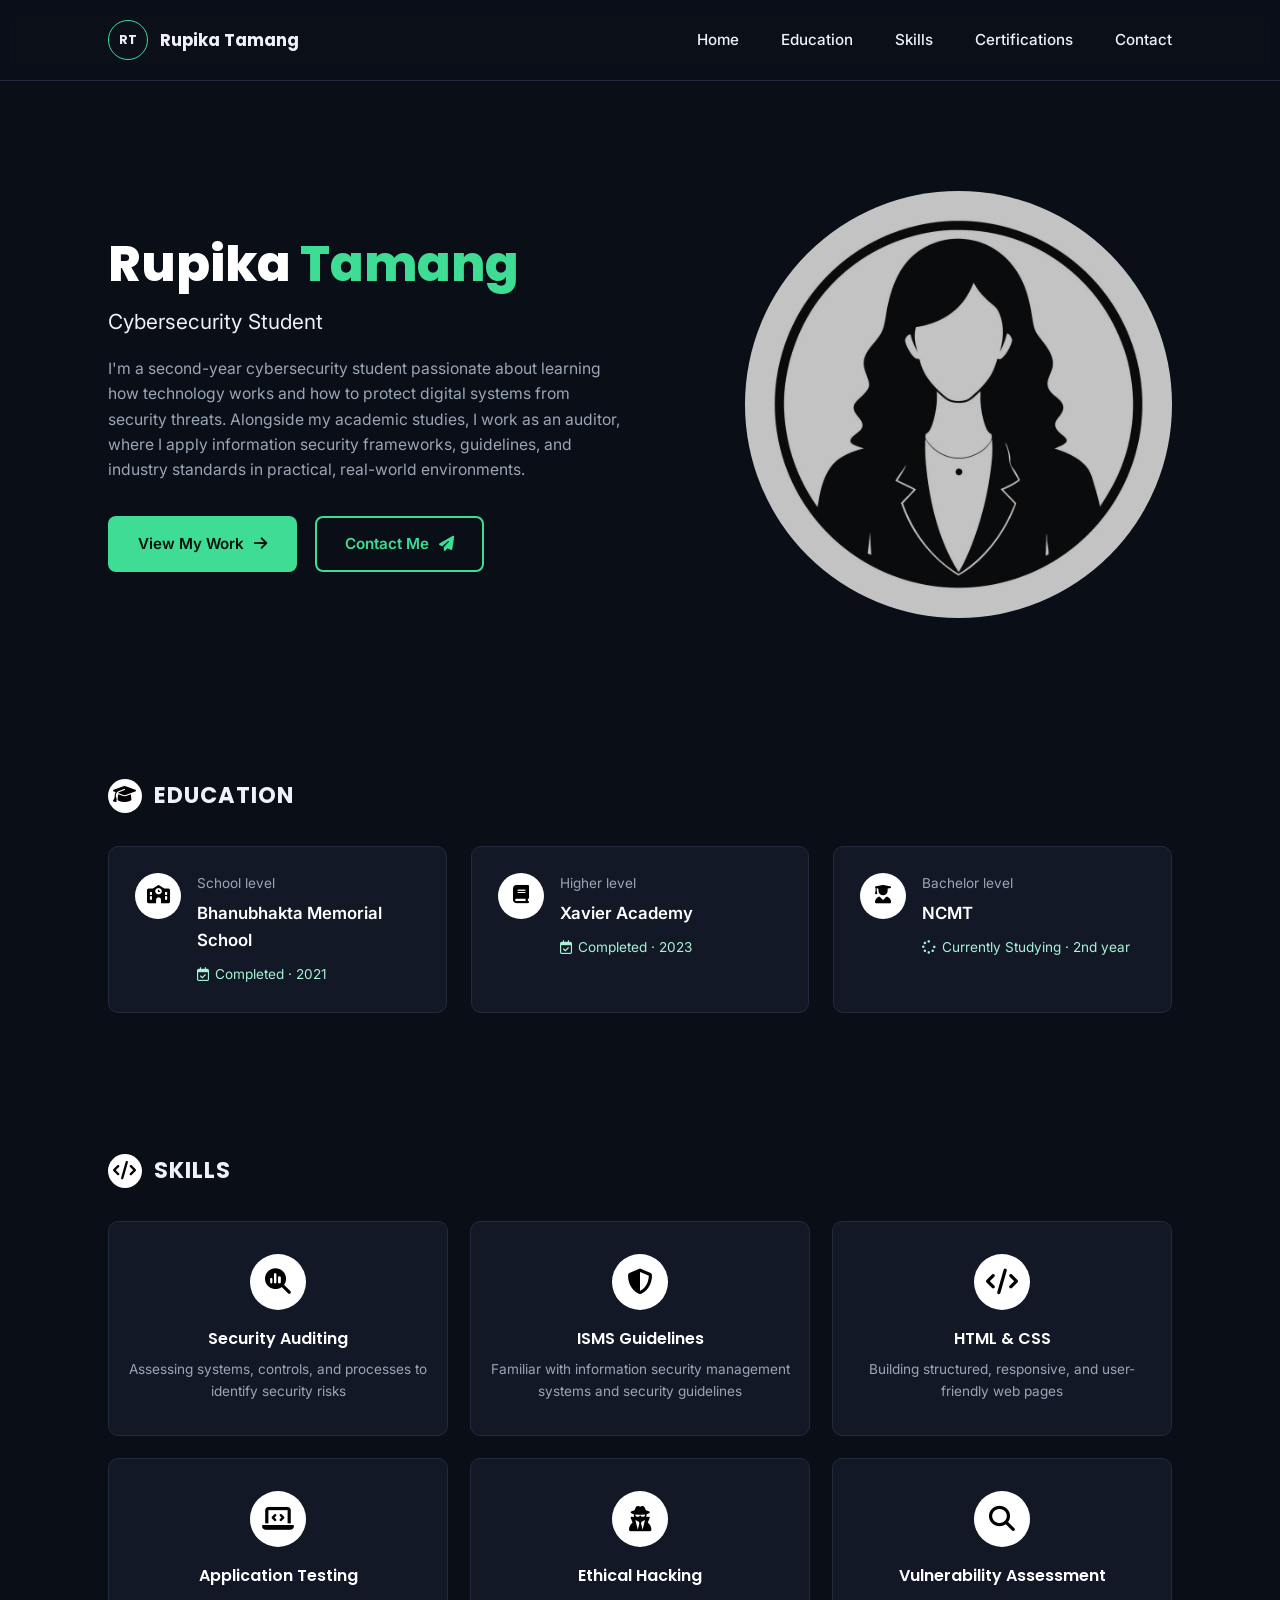
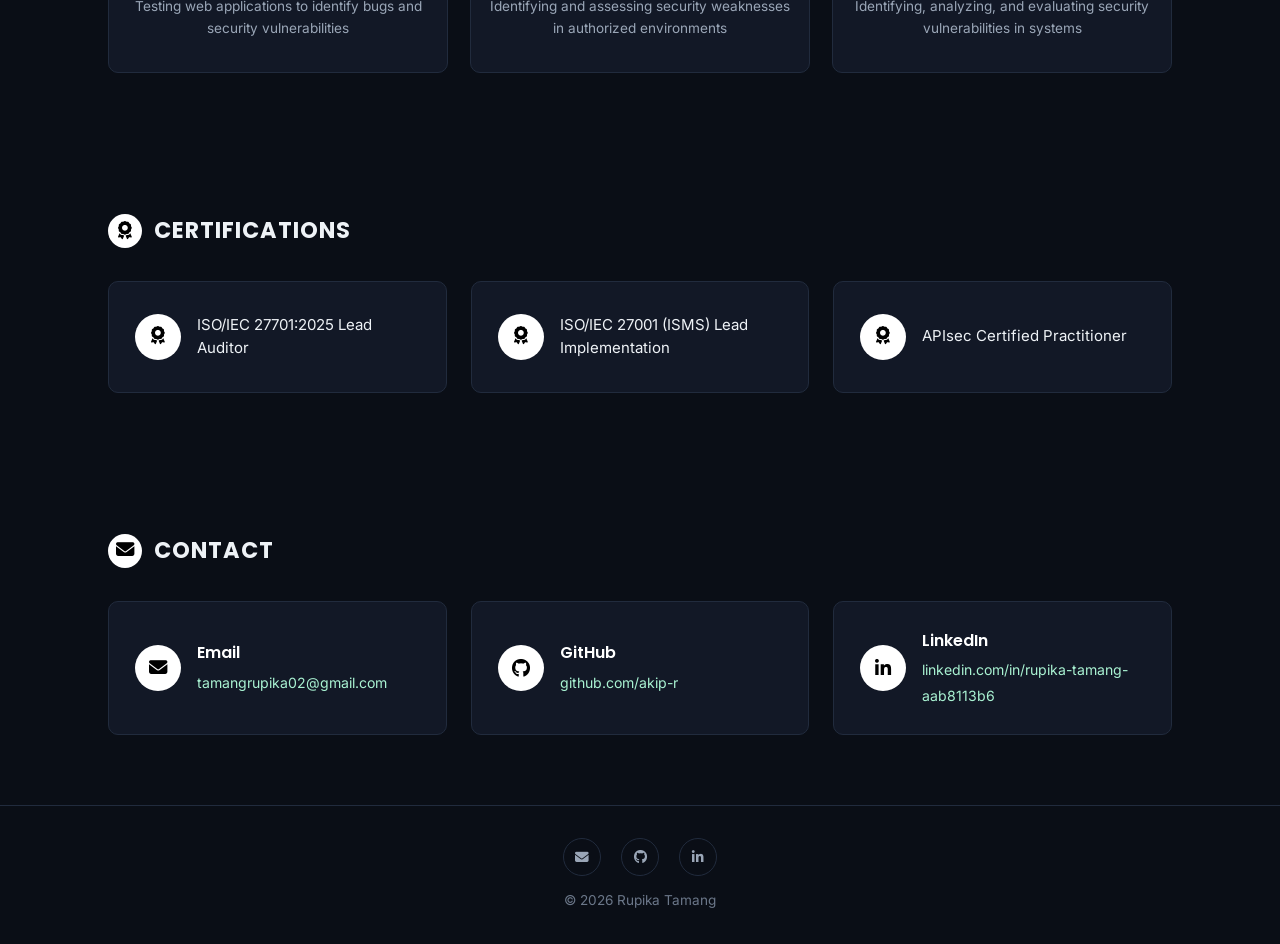
<file: index.html>
<!DOCTYPE html>
<html lang="en">
<head>
<meta charset="UTF-8">
<meta name="viewport" content="width=device-width, initial-scale=1.0">
<title>Rupika Tamang | Cybersecurity Student</title>
<link rel="preconnect" href="https://fonts.googleapis.com">
<link href="https://fonts.googleapis.com/css2?family=Poppins:wght@400;500;600;700;800&family=Inter:wght@400;500;600&display=swap" rel="stylesheet">
<link rel="stylesheet" href="https://cdnjs.cloudflare.com/ajax/libs/font-awesome/6.5.1/css/all.min.css">
<link rel="stylesheet" href="./style.css">
</head>
<body>

<header>
  <nav class="wrap">
    <a href="#home" class="logo">
      <span class="logo-badge" aria-hidden="true">RT</span>
      <span class="logo-text">
        Rupika Tamang
      </span>
    </a>
    <ul class="nav-links" id="navLinks">
      <li><a href="#home">Home</a></li>
      <li><a href="#education">Education</a></li>
      <li><a href="#skills">Skills</a></li>
      <li><a href="#certifications">Certifications</a></li>
      <li><a href="#contact">Contact</a></li>
    </ul>
    <button class="menu-toggle" id="menuToggle" aria-label="Toggle menu">
      <span></span><span></span><span></span>
    </button>
  </nav>
</header>

<section class="hero" id="home">
  <div class="wrap">
    <div>
      <h1>Rupika <span>Tamang</span></h1>
      <p class="role">Cybersecurity Student</p>
      <p class="bio">
        I'm a second-year cybersecurity student passionate about learning how technology works
        and how to protect digital systems from security threats. Alongside my academic studies, I work as an auditor,
        where I apply information security frameworks, guidelines, and industry standards in practical, real-world environments.
      </p>
      <div class="btn-row">
        <a href="#skills" class="btn btn-primary">View My Work <i class="fa-solid fa-arrow-right"></i></a>
        <a href="#contact" class="btn btn-outline">Contact Me <i class="fa-solid fa-paper-plane"></i></a>
      </div>
    </div>

    <div class="hero-photo">
      <img src="image/image.jpg" alt="Rupika Tamang" onerror="this.style.display='none'; this.nextElementSibling.style.display='flex';">
      <div class="photo-placeholder">
        <i class="fa-solid fa-user"></i>
      </div>
    </div>
  </div>
</section>

<section id="education">
  <div class="wrap">
    <h2 class="section-title"><i class="fa-solid fa-graduation-cap"></i> EDUCATION</h2>
    <div class="edu-grid">
      <div class="card edu-card">
        <div class="icon-box"><i class="fa-solid fa-school"></i></div>
        <div>
          <p class="level">School level</p>
          <p class="school">Bhanubhakta Memorial School</p>
          <p class="status"><i class="fa-regular fa-calendar-check"></i> Completed &middot; 2021</p>
        </div>
      </div>
      <div class="card edu-card">
        <div class="icon-box"><i class="fa-solid fa-book"></i></div>
        <div>
          <p class="level">Higher level</p>
          <p class="school">Xavier Academy</p>
          <p class="status"><i class="fa-regular fa-calendar-check"></i> Completed &middot; 2023</p>
        </div>
      </div>
      <div class="card edu-card">
        <div class="icon-box"><i class="fa-solid fa-user-graduate"></i></div>
        <div>
          <p class="level">Bachelor level</p>
          <p class="school">NCMT</p>
          <p class="status"><i class="fa-solid fa-spinner"></i> Currently Studying &middot; 2nd year</p>
        </div>
      </div>
    </div>
  </div>
</section>

<section id="skills">
  <div class="wrap">
    <h2 class="section-title"><i class="fa-solid fa-code"></i> SKILLS</h2>
    <div class="skills-grid">
    <div class="card skill-card">
        <div class="icon-circle"><i class="fa-solid fa-magnifying-glass-chart"></i></div>
        <h3>Security Auditing</h3>
        <p>Assessing systems, controls, and processes to identify security risks</p>
      </div>
      <div class="card skill-card">
        <div class="icon-circle"><i class="fa-solid fa-shield-halved"></i></div>
        <h3>ISMS Guidelines</h3>
        <p>Familiar with information security management systems and security guidelines</p>
      </div>
      <div class="card skill-card">
        <div class="icon-circle"><i class="fa-solid fa-code"></i></div>
        <h3>HTML & CSS</h3>
        <p>Building structured, responsive, and user-friendly web pages</p>
      </div>
      <div class="card skill-card">
        <div class="icon-circle"><i class="fa-solid fa-laptop-code"></i></div>
        <h3>Application Testing</h3>
        <p>Testing web applications to identify bugs and security vulnerabilities</p>
      </div>
      <div class="card skill-card">
        <div class="icon-circle"><i class="fa-solid fa-user-secret"></i></div>
        <h3>Ethical Hacking</h3>
        <p>Identifying and assessing security weaknesses in authorized environments</p>
      </div>
      <div class="card skill-card">
        <div class="icon-circle"><i class="fa-solid fa-magnifying-glass"></i></div>
        <h3>Vulnerability Assessment</h3>
        <p>Identifying, analyzing, and evaluating security vulnerabilities in systems</p>
      </div>
    
    </div>
  </div>
</section>

<section id="certifications">
  <div class="wrap">
    <h2 class="section-title"><i class="fa-solid fa-award"></i> CERTIFICATIONS</h2>
    <div class="cert-grid">
      <div class="card cert-card">
        <div class="icon-box"><i class="fa-solid fa-award"></i></div>
        <p>ISO/IEC 27701:2025 Lead Auditor</p>
      </div>
      <div class="card cert-card">
        <div class="icon-box"><i class="fa-solid fa-award"></i></div>
        <p>ISO/IEC 27001 (ISMS) Lead Implementation</p>
      </div>
      <div class="card cert-card">
        <div class="icon-box"><i class="fa-solid fa-award"></i></div>
        <p>APIsec Certified Practitioner</p>
      </div>
    </div>
  </div>
</section>

<section id="contact">
  <div class="wrap">
    <h2 class="section-title"><i class="fa-solid fa-envelope"></i> CONTACT</h2>
    <div class="contact-grid">
      <div class="card contact-card">
        <div class="icon-box"><i class="fa-solid fa-envelope"></i></div>
        <div>
          <h3>Email</h3>
          <a href="mailto:tamangrupika02@gmail.com">tamangrupika02@gmail.com</a>
        </div>
      </div>
      <div class="card contact-card">
        <div class="icon-box"><i class="fa-brands fa-github"></i></div>
        <div>
          <h3>GitHub</h3>
          <a href="https://github.com/akip-r" target="_blank" rel="noopener">github.com/akip-r</a>
        </div>
      </div>
      <div class="card contact-card">
        <div class="icon-box"><i class="fa-brands fa-linkedin-in"></i></div>
        <div>
          <h3>LinkedIn</h3>
          <a href="https://linkedin.com/in/rupika-tamang-aab8113b6/" target="_blank" rel="noopener">linkedin.com/in/rupika-tamang-aab8113b6</a>
        </div>
      </div>
    </div>
  </div>
</section>

<footer>
  <div class="socials">
    <a href="mailto:tamangrupika02@gmail.com" aria-label="Email"><i class="fa-solid fa-envelope"></i></a>
    <a href="https://github.com/ru-ika" target="_blank" rel="noopener" aria-label="GitHub"><i class="fa-brands fa-github"></i></a>
    <a href="https://linkedin.com/in/rupika-tamang-aab8113b6/" target="_blank" rel="noopener" aria-label="LinkedIn"><i class="fa-brands fa-linkedin-in"></i></a>
  </div>
  <p>&copy; 2026 Rupika Tamang</p>
</footer>

<script>
  const menuToggle = document.getElementById('menuToggle');
  const navLinks = document.getElementById('navLinks');
  menuToggle.addEventListener('click', () => navLinks.classList.toggle('open'));
  navLinks.querySelectorAll('a').forEach(link => {
    link.addEventListener('click', () => navLinks.classList.remove('open'));
  });
</script>

</body>
</html>
</file>
<file: style.css>
:root{
  --bg: #0a0e16;
  --bg-nav: #0b1019;
  --bg-card: #121826;
  --border: #212b3d;
  --mint: #3fdc96;
  --mint-dim: rgba(63,220,150,0.1);
  --mint-soft: #a9f2d2;
  --text: #eef2f6;
  --text-dim: #9aa6b7;
  --text-dimmer: #6b7789;
}

*{ margin:0; padding:0; box-sizing:border-box; }

html{ scroll-behavior:smooth; }

body{
  background:var(--bg);
  color:#ffffff;
  font-family:'Inter', sans-serif;
  line-height:1.6;
  overflow-x:hidden;
}

h1,h2,h3,.logo-text{ font-family:'Poppins', sans-serif; }

a{ text-decoration:none; color:inherit; }
ul{ list-style:none; }
img{ max-width:100%; display:block; }

.wrap{
  max-width:1160px;
  margin:0 auto;
  padding:0 48px;
}

/* ---------- NAVBAR ---------- */
header{
  position:sticky;
  top:0;
  z-index:100;
  background:rgba(11,16,25,0.9);
  backdrop-filter: blur(10px);
  border-bottom:1px solid var(--border);
}

nav.wrap{
  display:flex;
  align-items:center;
  justify-content:space-between;
  height:80px;
}

.logo{
  display:flex;
  align-items:center;
  gap:12px;
}

.logo-badge{
  width:40px; height:40px;
  border-radius:50%;
  background:#0b1019;
  border:1px solid var(--mint);
  display:flex; align-items:center; justify-content:center;
  color:var(--text);
  font-family:'Poppins', sans-serif;
  font-size:0.78rem;
  font-weight:700;
  letter-spacing:0.5px;
  flex-shrink:0;
}

.logo-text{
  font-size:1.05rem;
  font-weight:700;
  color:var(--text);
  line-height:1.25;
}

.nav-links{
  display:flex;
  gap:42px;
}

.nav-links a{
  font-size:0.95rem;
  font-weight:500;
  color:var(--text);
  position:relative;
  padding:6px 0;
  transition:color .2s ease;
}

.nav-links a::after{
  content:"";
  position:absolute;
  left:0; bottom:0;
  width:0%;
  height:2px;
  background:var(--mint);
  transition:width .25s ease;
}

.nav-links a:hover{ color:var(--mint); }
.nav-links a:hover::after{ width:100%; }

.menu-toggle{
  display:none;
  flex-direction:column;
  gap:5px;
  cursor:pointer;
  background:none;
  border:none;
}
.menu-toggle span{
  width:26px; height:2px; background:var(--text);
}

/* ---------- HERO ---------- */
.hero{
  padding:110px 0 90px;
}

.hero .wrap{
  display:grid;
  grid-template-columns:1.15fr 0.85fr;
  gap:60px;
  align-items:center;
}

.hero h1{
  font-size:3.1rem;
  font-weight:800;
  line-height:1.1;
  margin-bottom:14px;
}

.hero h1 span{ color:var(--mint); }

.role{
  font-size:1.3rem;
  color:var(--text);
  font-weight:400;
  margin-bottom:18px;
}

.bio{
  color:var(--text-dim);
  max-width:520px;
  margin-bottom:34px;
  font-size:0.98rem;
}

.btn-row{ display:flex; gap:18px; flex-wrap:wrap; }

.btn{
  padding:14px 28px;
  border-radius:8px;
  font-weight:600;
  font-size:0.95rem;
  cursor:pointer;
  border:2px solid transparent;
  transition:transform .2s ease, box-shadow .2s ease, background .2s ease;
  display:inline-flex;
  align-items:center;
  gap:10px;
}

.btn-primary{
  background:var(--mint);
  color:#08130d;
}
.btn-primary:hover{
  box-shadow:0 8px 24px rgba(63,220,150,0.28);
  transform:translateY(-2px);
}

.btn-outline{
  background:transparent;
  border-color:var(--mint);
  color:var(--mint);
}
.btn-outline:hover{
  background:var(--mint-dim);
  transform:translateY(-2px);
}

/* ---------- HERO PHOTO ---------- */
.hero-photo{
  aspect-ratio:1/1;
  border-radius:50%;
  background:linear-gradient(160deg,#0e1420,#0a0f18);
  position:relative;
  overflow:hidden;
}

.hero-photo img{
  width:100%;
  height:100%;
  object-fit:cover;
  filter:brightness(0.78) contrast(0.95);
}

.photo-placeholder{
  position:absolute;
  inset:0;
  display:none;
  flex-direction:column;
  align-items:center;
  justify-content:center;
  gap:14px;
  color:var(--text-dimmer);
  text-align:center;
  padding:20px;
}

.photo-placeholder i{
  font-size:3rem;
  color:var(--mint);
  opacity:0.6;
}

/* ---------- SECTION HEADS ---------- */
section{ padding:70px 0; }

.section-title{
  font-size:1.4rem;
  font-weight:700;
  letter-spacing:1px;
  margin-bottom:32px;
  color:var(--text);
  display:flex;
  align-items:center;
  gap:12px;
}

.section-title i{
  width:34px;
  height:34px;
  border-radius:50%;
  background:#ffffff;
  color:#000000;
  font-size:1.15rem;
  display:flex;
  align-items:center;
  justify-content:center;
}

/* ---------- CARD BASE ---------- */
.card{
  background:var(--bg-card);
  border:1px solid var(--border);
  border-radius:10px;
  padding:26px;
  transition:border-color .2s ease, transform .2s ease;
}
.card:hover{
  border-color:var(--mint);
  transform:translateY(-4px);
}

.icon-box{
  width:46px; height:46px;
  min-width:46px;
  border-radius:50%;
  background:#ffffff;
  display:flex; align-items:center; justify-content:center;
  flex-shrink:0;
}
.icon-box i{ color:#000000; font-size:1.15rem; }

.icon-circle{
  width:56px; height:56px;
  border-radius:50%;
  background:#ffffff;
  display:flex; align-items:center; justify-content:center;
  margin:0 auto 16px;
}
.icon-circle i{ color:#000000; font-size:1.6rem; }

/* ---------- EDUCATION ---------- */
.edu-grid{
  display:grid;
  grid-template-columns:repeat(3, 1fr);
  gap:24px;
}

.edu-card{
  display:flex;
  gap:16px;
  align-items:flex-start;
}

.edu-card .level{
  font-size:0.85rem;
  color:var(--text-dim);
  margin-bottom:6px;
}
.edu-card .school{
  font-size:1.05rem;
  font-weight:600;
  margin-bottom:10px;
}
.edu-card .status{
  font-size:0.85rem;
  color:var(--mint-soft);
  display:flex;
  align-items:center;
  gap:6px;
}

/* ---------- SKILLS ---------- */
.skills-grid{
  display:grid;
  grid-template-columns:repeat(3, 1fr);
  gap:22px;
}

.skill-card{
  text-align:center;
  padding:32px 18px;
}

.skill-card h3{
  font-size:1rem;
  font-weight:600;
  margin-bottom:8px;
}

.skill-card p{
  font-size:0.85rem;
  color:var(--text-dim);
}

/* ---------- CERTIFICATIONS ---------- */
.cert-grid{
  display:grid;
  grid-template-columns:repeat(3, 1fr);
  gap:24px;
}

.cert-card{
  display:flex;
  gap:16px;
  align-items:center;
  min-height:112px;
}

.cert-card p{
  flex:1;
  font-size:0.94rem;
  color:var(--text);
  line-height:1.5;
}

/* ---------- CONTACT ---------- */
.contact-grid{
  display:grid;
  grid-template-columns:repeat(3, 1fr);
  gap:24px;
}

.contact-card{
  display:flex;
  gap:16px;
  align-items:center;
  min-height:112px;
}

.contact-card > div:last-child{
  flex:1;
  min-width:0;
}

.contact-card h3{
  font-size:1rem;
  font-weight:600;
  margin-bottom:4px;
}

.contact-card a{
  font-size:0.88rem;
  color:var(--mint-soft);
  overflow-wrap:anywhere;
}

.contact-card a:hover{ text-decoration:underline; }

/* ---------- FOOTER ---------- */
footer{
  text-align:center;
  padding:32px 0;
  border-top:1px solid var(--border);
  color:var(--text-dimmer);
  font-size:0.85rem;
}

footer .socials{
  display:flex;
  justify-content:center;
  gap:20px;
  margin-bottom:14px;
}

footer .socials a{
  width:38px; height:38px;
  border:1px solid var(--border);
  border-radius:50%;
  display:flex;
  align-items:center;
  justify-content:center;
  color:var(--text-dim);
  transition:all .2s ease;
}

footer .socials a:hover{
  border-color:var(--mint);
  color:var(--mint);
}

/* ---------- RESPONSIVE ---------- */
@media (max-width:900px){
  .wrap{ padding:0 24px; }
  .hero .wrap{ grid-template-columns:1fr; }
  .hero-photo{ max-width:340px; margin:0 auto; order:-1; }
  .edu-grid, .skills-grid, .cert-grid, .contact-grid{ grid-template-columns:repeat(2,1fr); }
  .hero h1{ font-size:2.4rem; }
}

@media (max-width:640px){
  .nav-links{
    position:absolute;
    top:80px; left:0; right:0;
    background:var(--bg-nav);
    flex-direction:column;
    align-items:center;
    gap:0;
    border-bottom:1px solid var(--border);
    max-height:0;
    overflow:hidden;
    transition:max-height .3s ease;
  }
  .nav-links.open{ max-height:320px; }
  .nav-links a{ padding:16px 0; width:100%; text-align:center; }
  .menu-toggle{ display:flex; }
  .edu-grid, .skills-grid, .cert-grid, .contact-grid{ grid-template-columns:1fr; }
  .hero{ padding:60px 0; }
  .hero h1{ font-size:2rem; }
  .btn-row{ flex-direction:column; }
  .btn{ justify-content:center; }
  .cert-card{
    flex-direction:column;
    text-align:center;
  }
  .edu-card{ flex-direction:column; }
}
</file>
